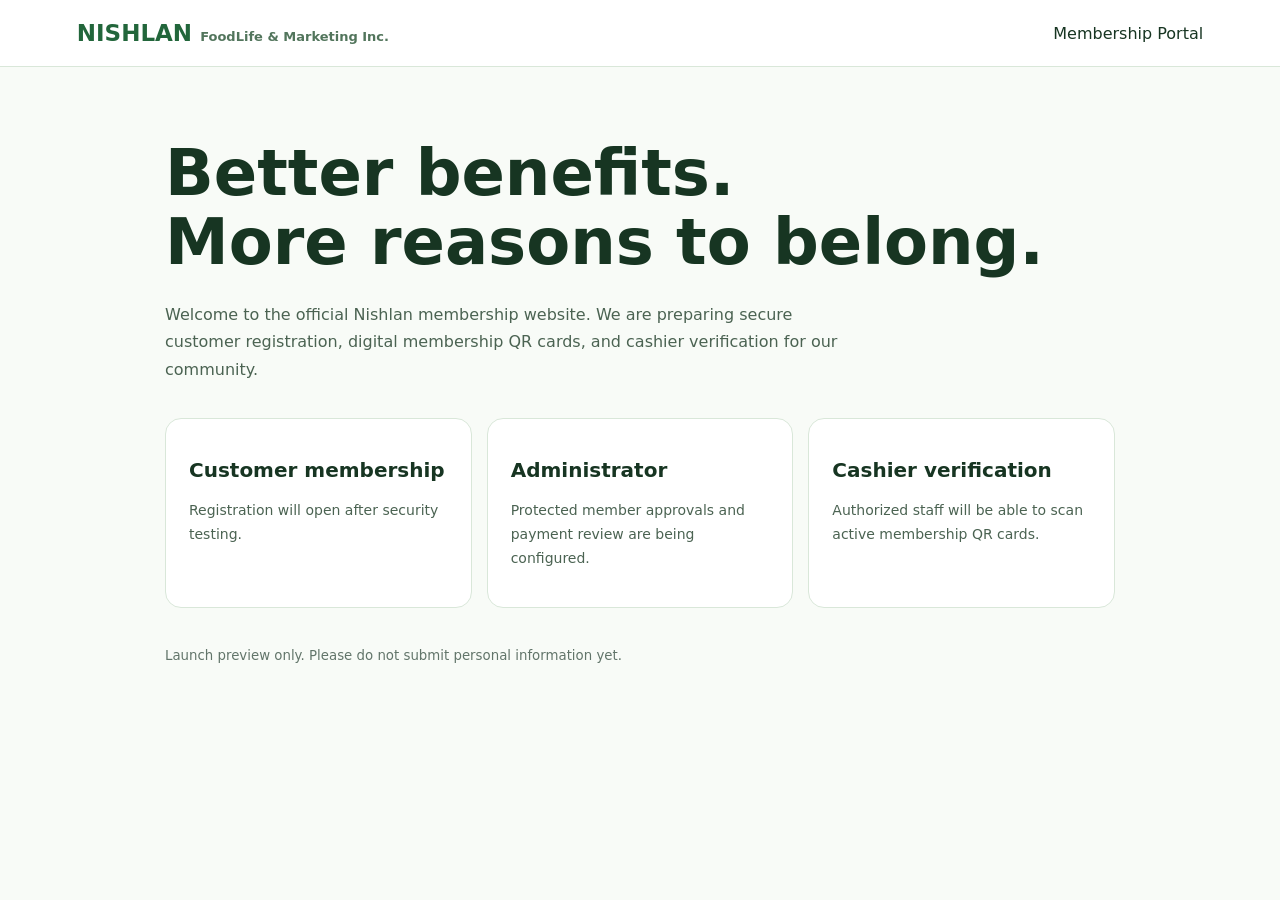
<file: index.html>
<!doctype html><html lang="en"><head><meta charset="utf-8"><meta name="viewport" content="width=device-width,initial-scale=1"><title>Nishlan FoodLife | Membership</title><meta name="robots" content="noindex"><style>body{margin:0;font:16px system-ui,Arial;background:#f8fbf7;color:#173522}header{padding:20px 6%;background:#fff;border-bottom:1px solid #d9e7d9;display:flex;align-items:center;justify-content:space-between}strong{font-size:23px;color:#22663b}main{max-width:950px;margin:8vh auto;padding:0 25px}h1{font-size:clamp(35px,6vw,64px);line-height:1.08;margin:0 0 24px}p{line-height:1.7;color:#4b6352;max-width:680px}a{color:#19673a}section{margin-top:35px;display:flex;gap:15px;flex-wrap:wrap}.tile{padding:23px;background:white;border:1px solid #d9e7d9;border-radius:16px;flex:1;min-width:180px}.tile h2{font-size:20px}.tile p{font-size:14px}small{display:block;margin-top:40px;color:#62756a}</style></head><body><header><strong>NISHLAN <span style="font-size:13px;color:#52755c">FoodLife &amp; Marketing Inc.</span></strong><span>Membership Portal</span></header><main><h1>Better benefits.<br>More reasons to belong.</h1><p>Welcome to the official Nishlan membership website. We are preparing secure customer registration, digital membership QR cards, and cashier verification for our community.</p><section><div class="tile"><h2>Customer membership</h2><p>Registration will open after security testing.</p></div><div class="tile"><h2>Administrator</h2><p>Protected member approvals and payment review are being configured.</p></div><div class="tile"><h2>Cashier verification</h2><p>Authorized staff will be able to scan active membership QR cards.</p></div></section><small>Launch preview only. Please do not submit personal information yet.</small></main></body></html>
</file>
